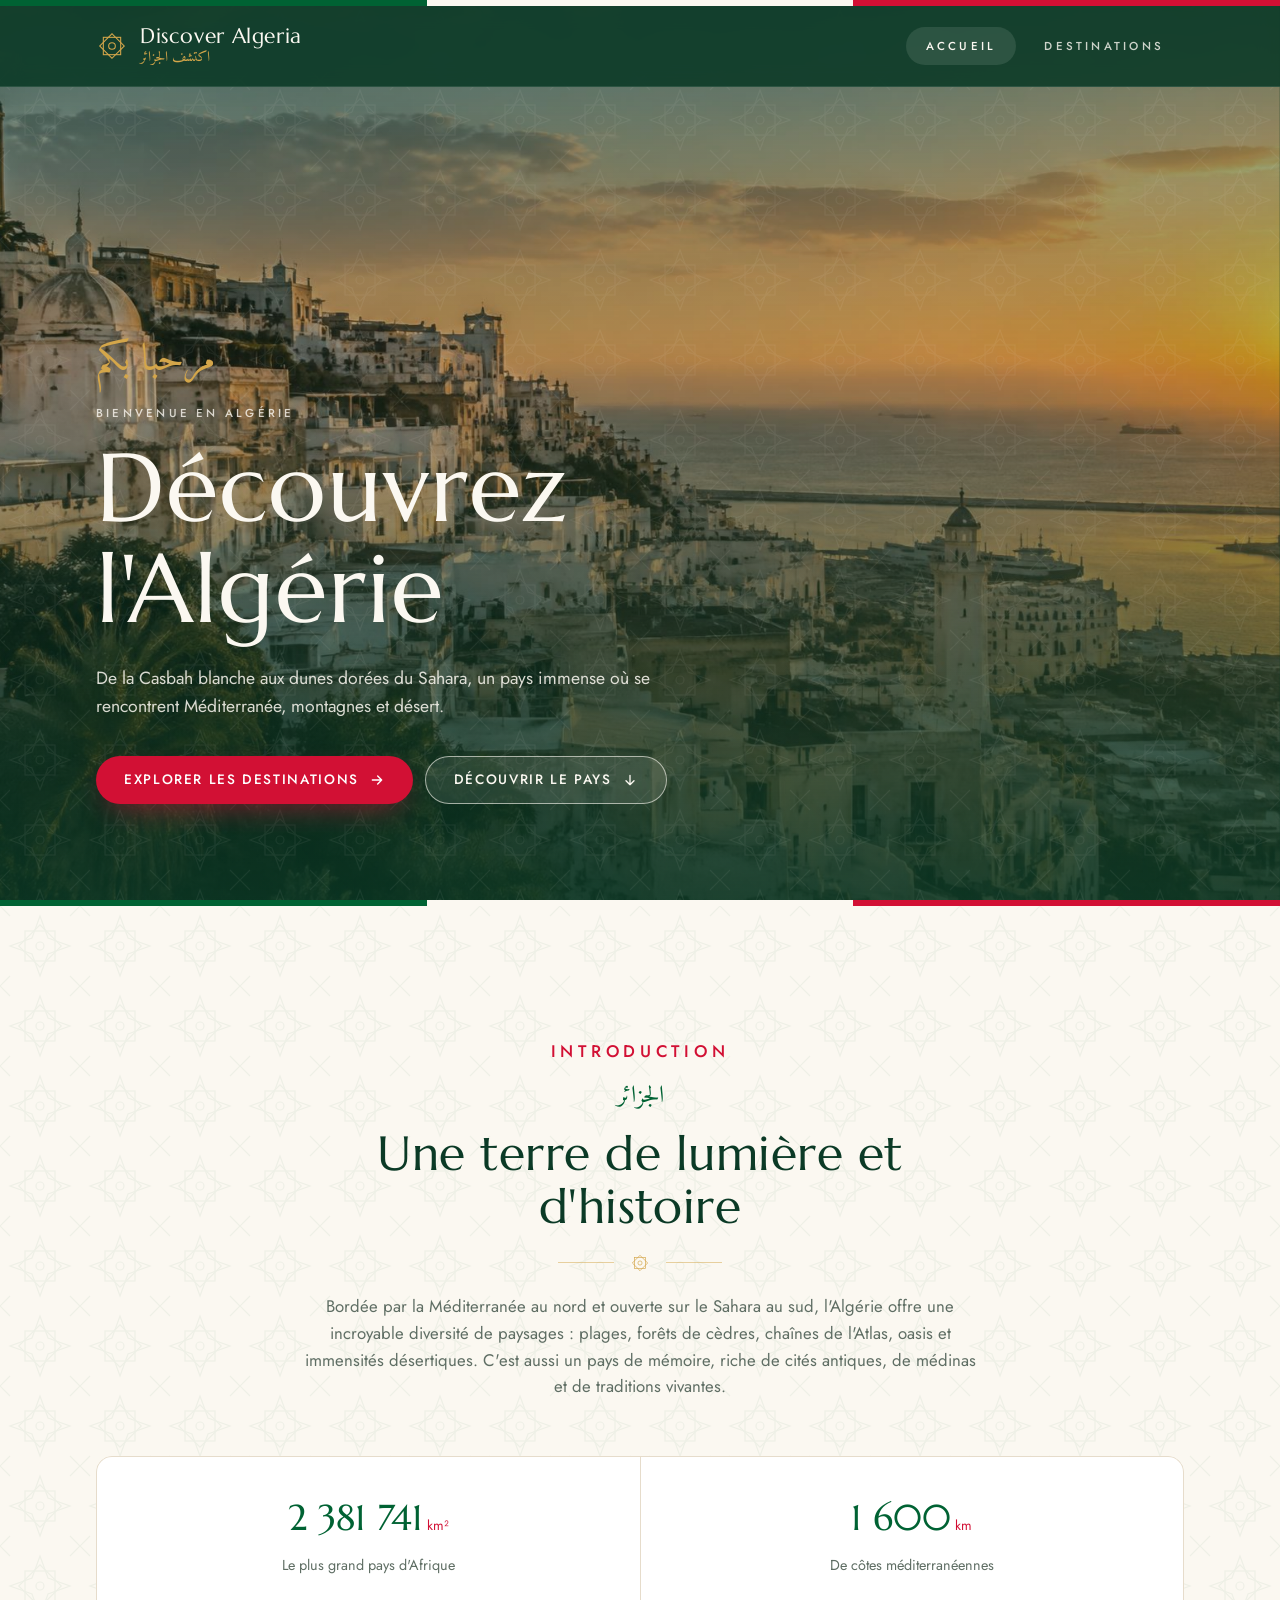
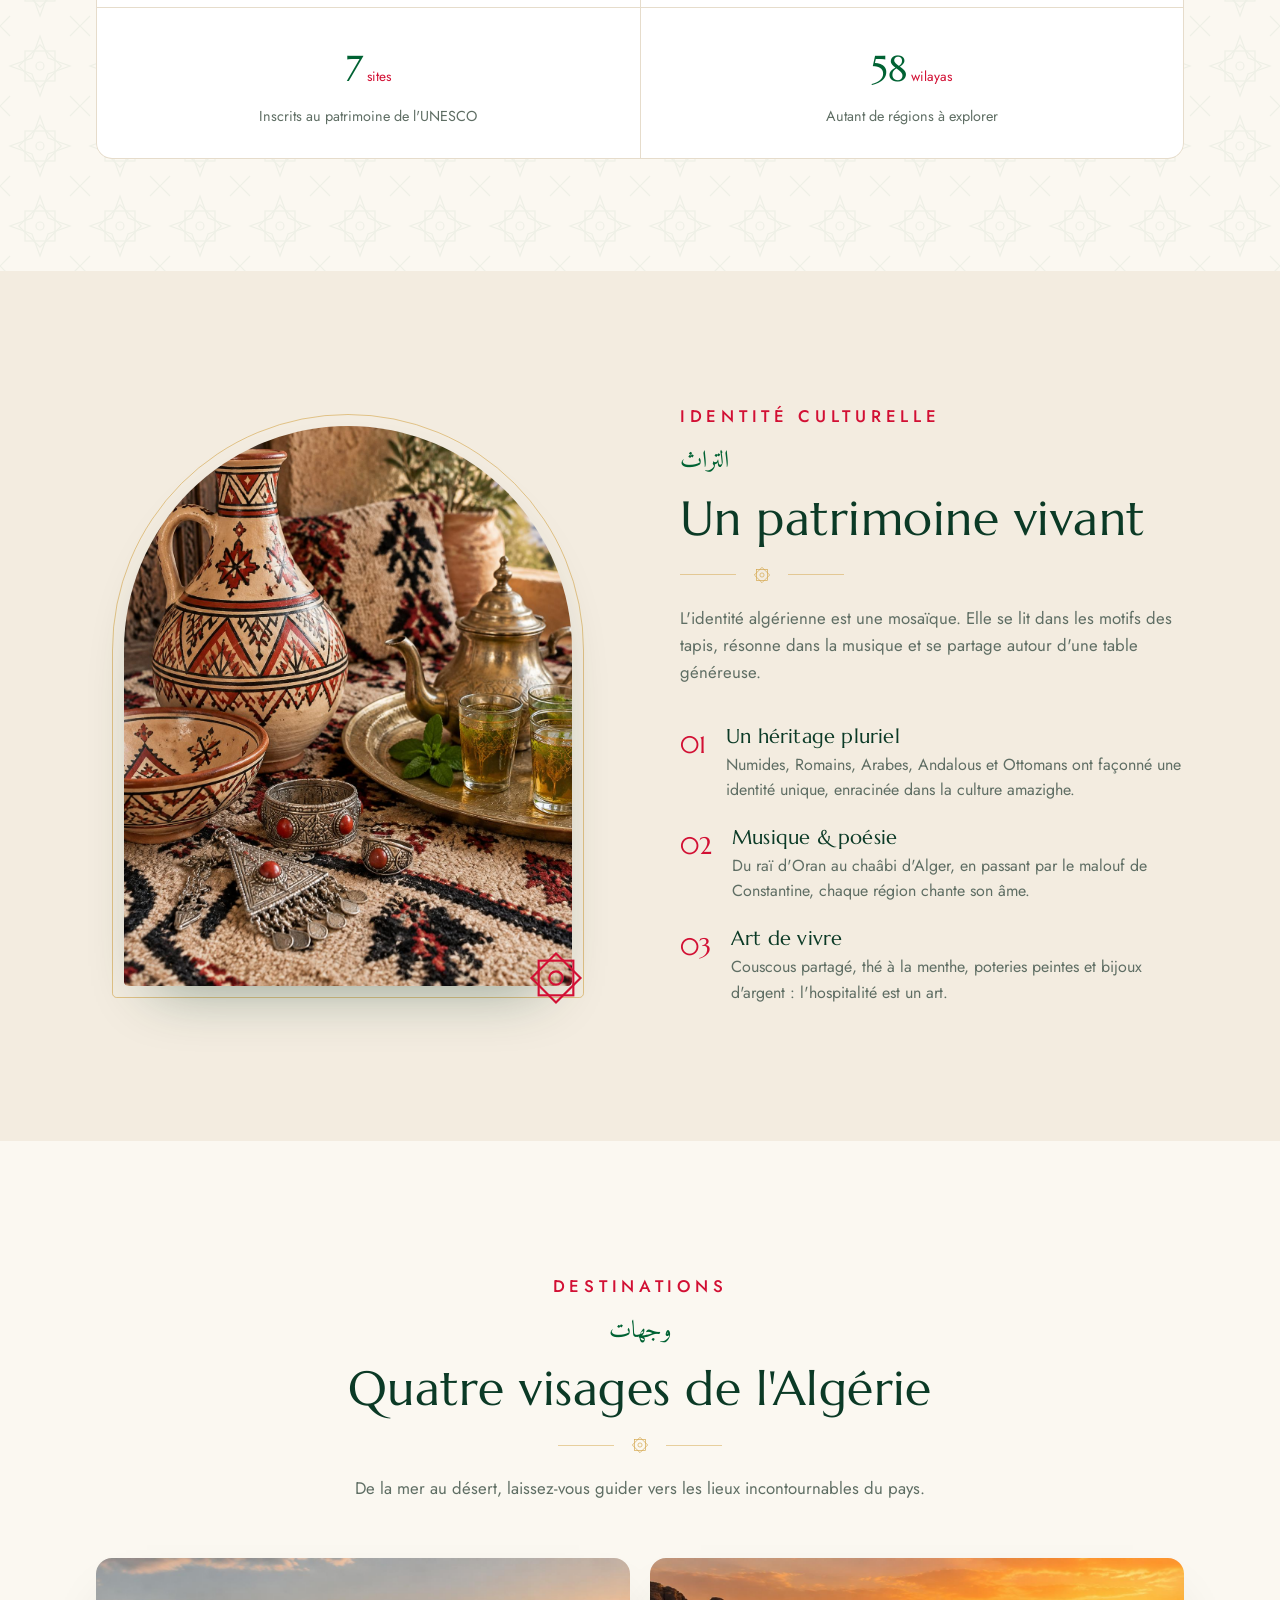
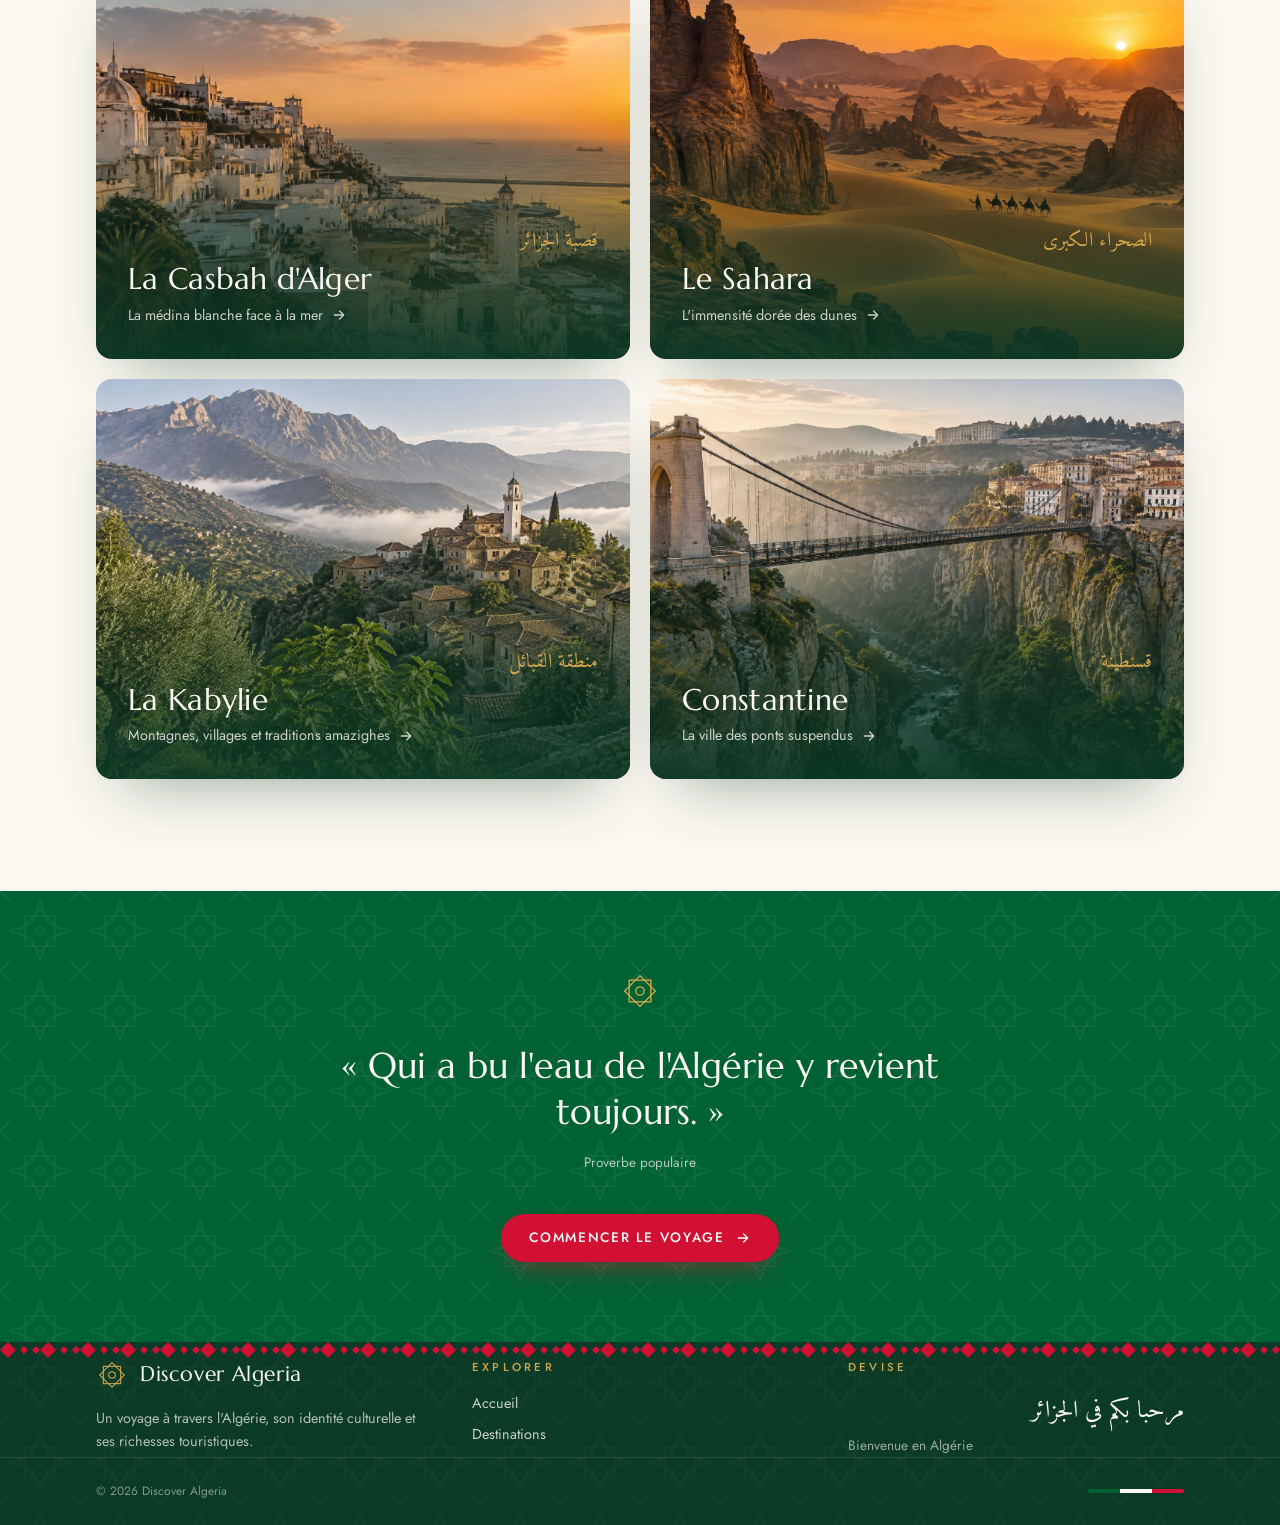
<file: index.html>
<!DOCTYPE html>
<html lang="fr">
<head>
<meta charset="UTF-8" />
<meta name="viewport" content="width=device-width, initial-scale=1" />
<title>Discover Algeria — Découvrez l'Algérie</title>
<meta name="description" content="Partez à la découverte de l'Algérie : son histoire millénaire, sa culture amazighe, arabe et andalouse, et ses paysages de la Méditerranée au Sahara." />

<!-- Polices : Marcellus (titres), Jost (texte), Amiri (arabe) -->
<link rel="preconnect" href="https://fonts.googleapis.com" />
<link rel="preconnect" href="https://fonts.gstatic.com" crossorigin />
<link rel="stylesheet" href="https://fonts.googleapis.com/css2?family=Amiri:wght@400;700&amp;family=Jost:wght@300;400;500;600&amp;family=Marcellus&amp;display=swap" />

<link rel="stylesheet" href="css/style.css" />
</head>
<body>
<!-- Icônes SVG réutilisables -->
<svg width="0" height="0" style="position:absolute" aria-hidden="true">
<symbol id="etoile" viewBox="0 0 48 48">
<g fill="none" stroke="currentColor" stroke-width="1.6">
<rect x="11" y="11" width="26" height="26" />
<rect x="11" y="11" width="26" height="26" transform="rotate(45 24 24)" />
<circle cx="24" cy="24" r="5" />
</g>
</symbol>
<symbol id="fleche-droite" viewBox="0 0 24 24">
<path d="M5 12h14M13 6l6 6-6 6" fill="none" stroke="currentColor" stroke-width="2" stroke-linecap="round" stroke-linejoin="round" />
</symbol>
<symbol id="fleche-bas" viewBox="0 0 24 24">
<path d="M12 5v14M6 13l6 6 6-6" fill="none" stroke="currentColor" stroke-width="2" stroke-linecap="round" stroke-linejoin="round" />
</symbol>
</svg>

<!-- ===== En-tête ===== -->
<header class="entete">
<div class="bande-drapeau"></div>
<div class="barre">
<input type="checkbox" id="menu" class="menu-case" />
<div class="container">
<a href="index.html" class="logo">
<svg class="etoile"><use href="#etoile" /></svg>
<span class="logo-texte">
<span class="logo-nom">Discover Algeria</span>
<span class="logo-arabe arabe" lang="ar">اكتشف الجزائر</span>
</span>
</a>

<nav class="nav" aria-label="Navigation principale">
<a href="index.html" class="actif" aria-current="page">Accueil</a>
<a href="destinations.html">Destinations</a>
</nav>

<label for="menu" class="burger" aria-label="Ouvrir le menu">
<span></span><span></span><span></span>
</label>
</div>

<nav class="nav-mobile" aria-label="Navigation mobile">
<ul>
<li><a href="index.html" class="actif" aria-current="page"><svg class="etoile"><use href="#etoile" /></svg>Accueil</a></li>
<li><a href="destinations.html"><svg class="etoile"><use href="#etoile" /></svg>Destinations</a></li>
</ul>
</nav>
</div>
</header>

<main>
<!-- ===== Bannière ===== -->
<section class="hero">
<img class="hero-image" src="images/casbah.jpg" alt="La Casbah d'Alger au coucher du soleil, face à la Méditerranée" width="1920" height="1088" />
<div class="hero-voile"></div>
<div class="motif-zellige"></div>

<div class="container hero-contenu">
<p class="hero-arabe arabe apparition" lang="ar">مرحبا بكم</p>
<p class="surtitre apparition delai-1">Bienvenue en Algérie</p>
<h1 class="apparition delai-2">Découvrez l'Algérie</h1>
<p class="intro apparition delai-3">
De la Casbah blanche aux dunes dorées du Sahara, un pays immense où se rencontrent
Méditerranée, montagnes et désert.
</p>
<div class="hero-boutons apparition delai-4">
<a href="destinations.html" class="btn btn-rouge">Explorer les destinations <svg><use href="#fleche-droite" /></svg></a>
<a href="#decouvrir" class="btn btn-clair">Découvrir le pays <svg><use href="#fleche-bas" /></svg></a>
</div>
</div>
</section>

<div class="bande-drapeau"></div>

<!-- ===== Introduction ===== -->
<section id="decouvrir" class="section">
<div class="motif-zellige"></div>
<div class="container">
<div class="titre-section">
<p class="surtitre">Introduction</p>
<p class="arabe" lang="ar">الجزائر</p>
<h2>Une terre de lumière et d'histoire</h2>
<div class="separateur"><svg class="etoile"><use href="#etoile" /></svg></div>
<p>
Bordée par la Méditerranée au nord et ouverte sur le Sahara au sud, l'Algérie offre une
incroyable diversité de paysages : plages, forêts de cèdres, chaînes de l'Atlas, oasis
et immensités désertiques. C'est aussi un pays de mémoire, riche de cités antiques, de
médinas et de traditions vivantes.
</p>
</div>

<div class="chiffres">
<div class="chiffre"><strong>2 381 741</strong><span>km²</span><p>Le plus grand pays d'Afrique</p></div>
<div class="chiffre"><strong>1 600</strong><span>km</span><p>De côtes méditerranéennes</p></div>
<div class="chiffre"><strong>7</strong><span>sites</span><p>Inscrits au patrimoine de l'UNESCO</p></div>
<div class="chiffre"><strong>58</strong><span>wilayas</span><p>Autant de régions à explorer</p></div>
</div>
</div>
</section>

<!-- ===== Culture ===== -->
<section class="section section-sable">
<div class="container culture">
<div class="arche">
<img src="images/artisanat.jpg" alt="Poterie kabyle, bijoux berbères en argent et thé à la menthe" width="1200" height="1504" loading="lazy" />
<svg class="etoile"><use href="#etoile" /></svg>
</div>

<div>
<div class="titre-section gauche">
<p class="surtitre">Identité culturelle</p>
<p class="arabe" lang="ar">التراث</p>
<h2>Un patrimoine vivant</h2>
<div class="separateur gauche"><svg class="etoile"><use href="#etoile" /></svg></div>
<p>
L'identité algérienne est une mosaïque. Elle se lit dans les motifs des tapis,
résonne dans la musique et se partage autour d'une table généreuse.
</p>
</div>
<ul class="liste-culture">
<li>
<span class="numero">01</span>
<div>
<h3>Un héritage pluriel</h3>
<p>Numides, Romains, Arabes, Andalous et Ottomans ont façonné une identité unique, enracinée dans la culture amazighe.</p>
</div>
</li>
<li>
<span class="numero">02</span>
<div>
<h3>Musique &amp; poésie</h3>
<p>Du raï d'Oran au chaâbi d'Alger, en passant par le malouf de Constantine, chaque région chante son âme.</p>
</div>
</li>
<li>
<span class="numero">03</span>
<div>
<h3>Art de vivre</h3>
<p>Couscous partagé, thé à la menthe, poteries peintes et bijoux d'argent : l'hospitalité est un art.</p>
</div>
</li>
</ul>
</div>
</div>
</section>

<!-- ===== Aperçu des destinations ===== -->
<section class="section">
<div class="container">
<div class="titre-section">
<p class="surtitre">Destinations</p>
<p class="arabe" lang="ar">وجهات</p>
<h2>Quatre visages de l'Algérie</h2>
<div class="separateur"><svg class="etoile"><use href="#etoile" /></svg></div>
<p>De la mer au désert, laissez-vous guider vers les lieux incontournables du pays.</p>
</div>
<div class="cartes">
<a href="destinations.html#casbah" class="carte">
<img src="images/casbah.jpg" alt="La Casbah d'Alger" width="1920" height="1088" loading="lazy" />
<div class="carte-texte">
<p class="arabe" lang="ar">قصبة الجزائر</p>
<h3>La Casbah d'Alger</h3>
<p>La médina blanche face à la mer <svg><use href="#fleche-droite" /></svg></p>
</div>
</a>
<a href="destinations.html#sahara" class="carte">
<img src="images/sahara.jpg" alt="Le Sahara" width="1600" height="1072" loading="lazy" />
<div class="carte-texte">
<p class="arabe" lang="ar">الصحراء الكبرى</p>
<h3>Le Sahara</h3>
<p>L'immensité dorée des dunes <svg><use href="#fleche-droite" /></svg></p>
</div>
</a>
<a href="destinations.html#kabylie" class="carte">
<img src="images/kabylie.jpg" alt="La Kabylie" width="1600" height="1072" loading="lazy" />
<div class="carte-texte">
<p class="arabe" lang="ar">منطقة القبائل</p>
<h3>La Kabylie</h3>
<p>Montagnes, villages et traditions amazighes <svg><use href="#fleche-droite" /></svg></p>
</div>
</a>
<a href="destinations.html#constantine" class="carte">
<img src="images/constantine.jpg" alt="Constantine" width="1600" height="1072" loading="lazy" />
<div class="carte-texte">
<p class="arabe" lang="ar">قسنطينة</p>
<h3>Constantine</h3>
<p>La ville des ponts suspendus <svg><use href="#fleche-droite" /></svg></p>
</div>
</a>
</div>
</div>
</section>

<!-- ===== Citation ===== -->
<section class="citation">
<div class="motif-zellige"></div>
<div class="container">
<svg class="etoile"><use href="#etoile" /></svg>
<blockquote>« Qui a bu l'eau de l'Algérie y revient toujours. »</blockquote>
<p class="source">Proverbe populaire</p>
<a href="destinations.html" class="btn btn-rouge">Commencer le voyage <svg><use href="#fleche-droite" /></svg></a>
</div>
</section>
</main>

<!-- ===== Pied de page ===== -->
<footer class="pied">
<div class="motif-frise"></div>
<div class="motif-zellige"></div>
<div class="container pied-grille">
<div>
<a href="index.html" class="logo">
<svg class="etoile"><use href="#etoile" /></svg>
<span class="logo-nom">Discover Algeria</span>
</a>
<p class="pied-texte">
Un voyage à travers l'Algérie, son identité culturelle et ses richesses touristiques.
</p>
</div>
<div>
<p class="surtitre">Explorer</p>
<ul>
<li><a href="index.html">Accueil</a></li>
<li><a href="destinations.html">Destinations</a></li>
</ul>
</div>
<div>
<p class="surtitre">Devise</p>
<p class="pied-devise arabe" lang="ar">مرحبا بكم في الجزائر</p>
<p class="pied-petit">Bienvenue en Algérie</p>
</div>
</div>
<div class="pied-bas">
<div class="container">
<span>© 2026 Discover Algeria</span>
<span class="bande-drapeau"></span>
</div>
</div>
</footer>
</body>
</html>
</file>
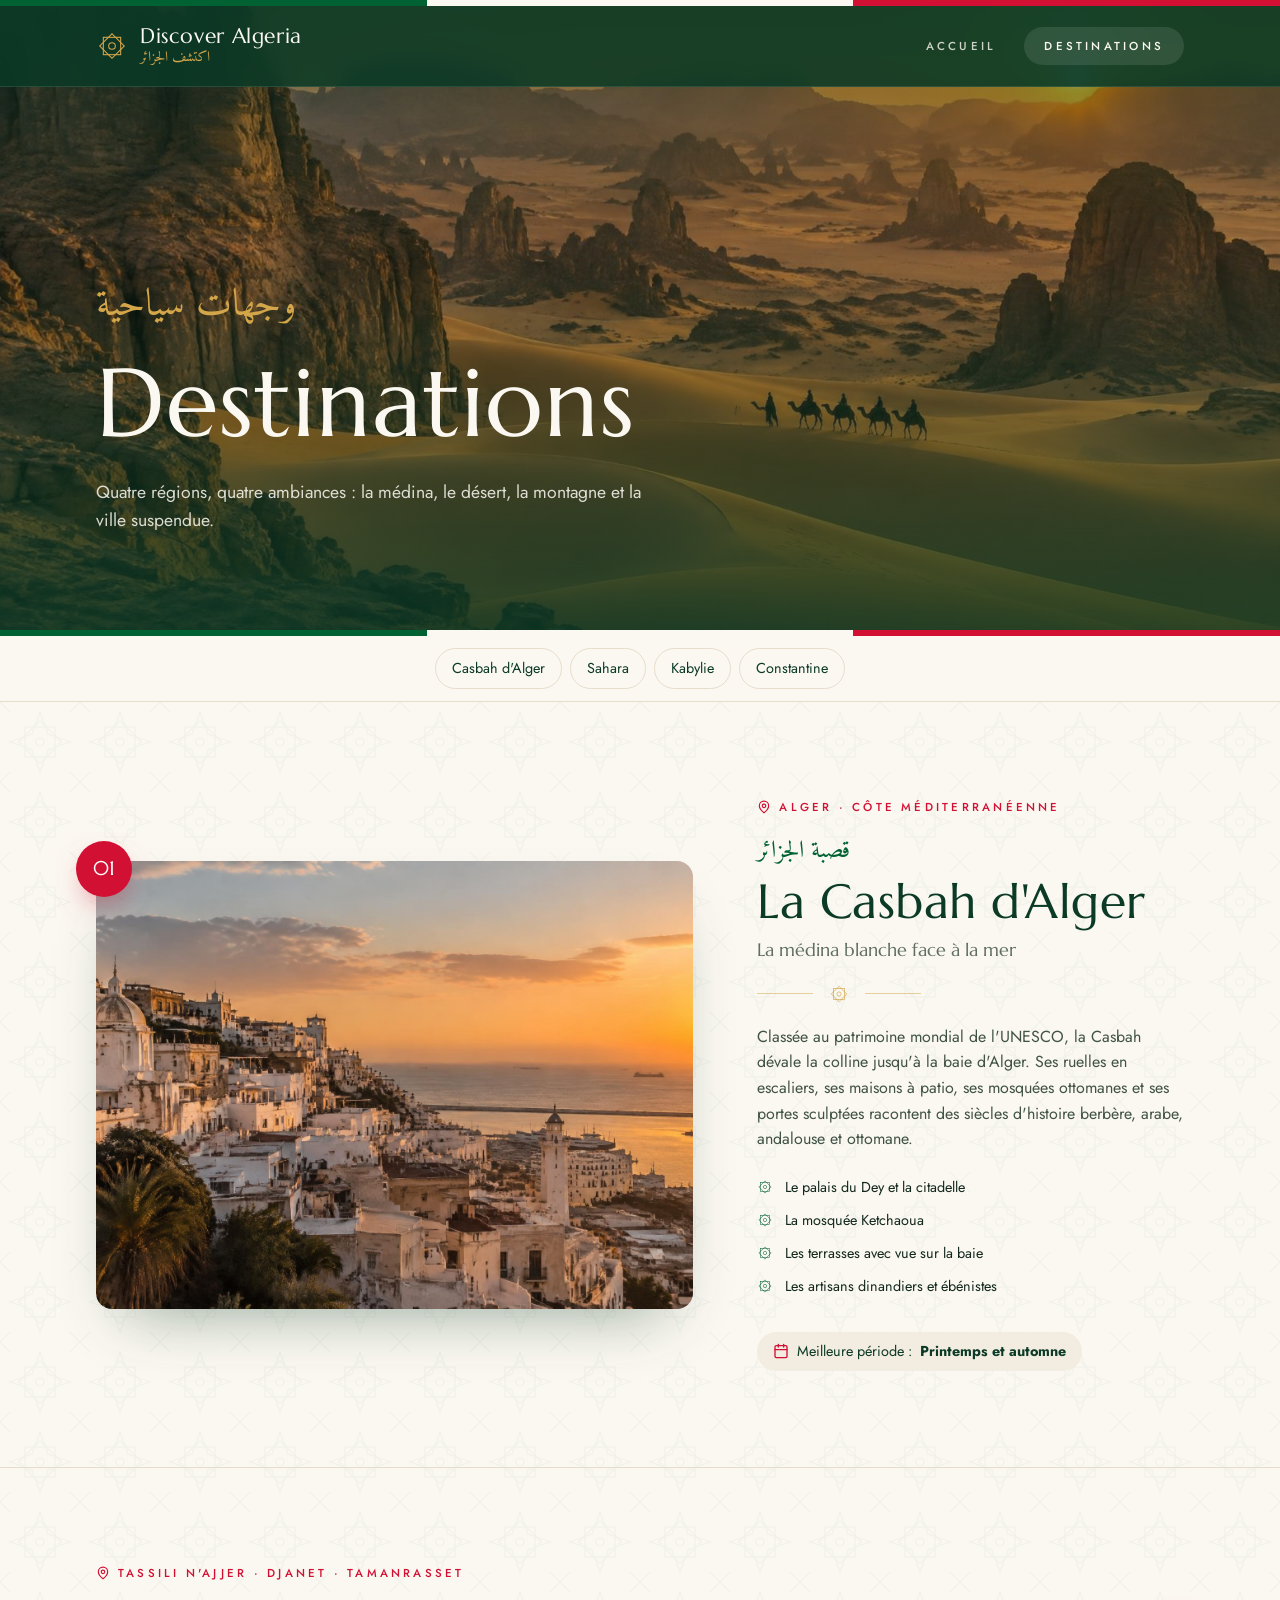
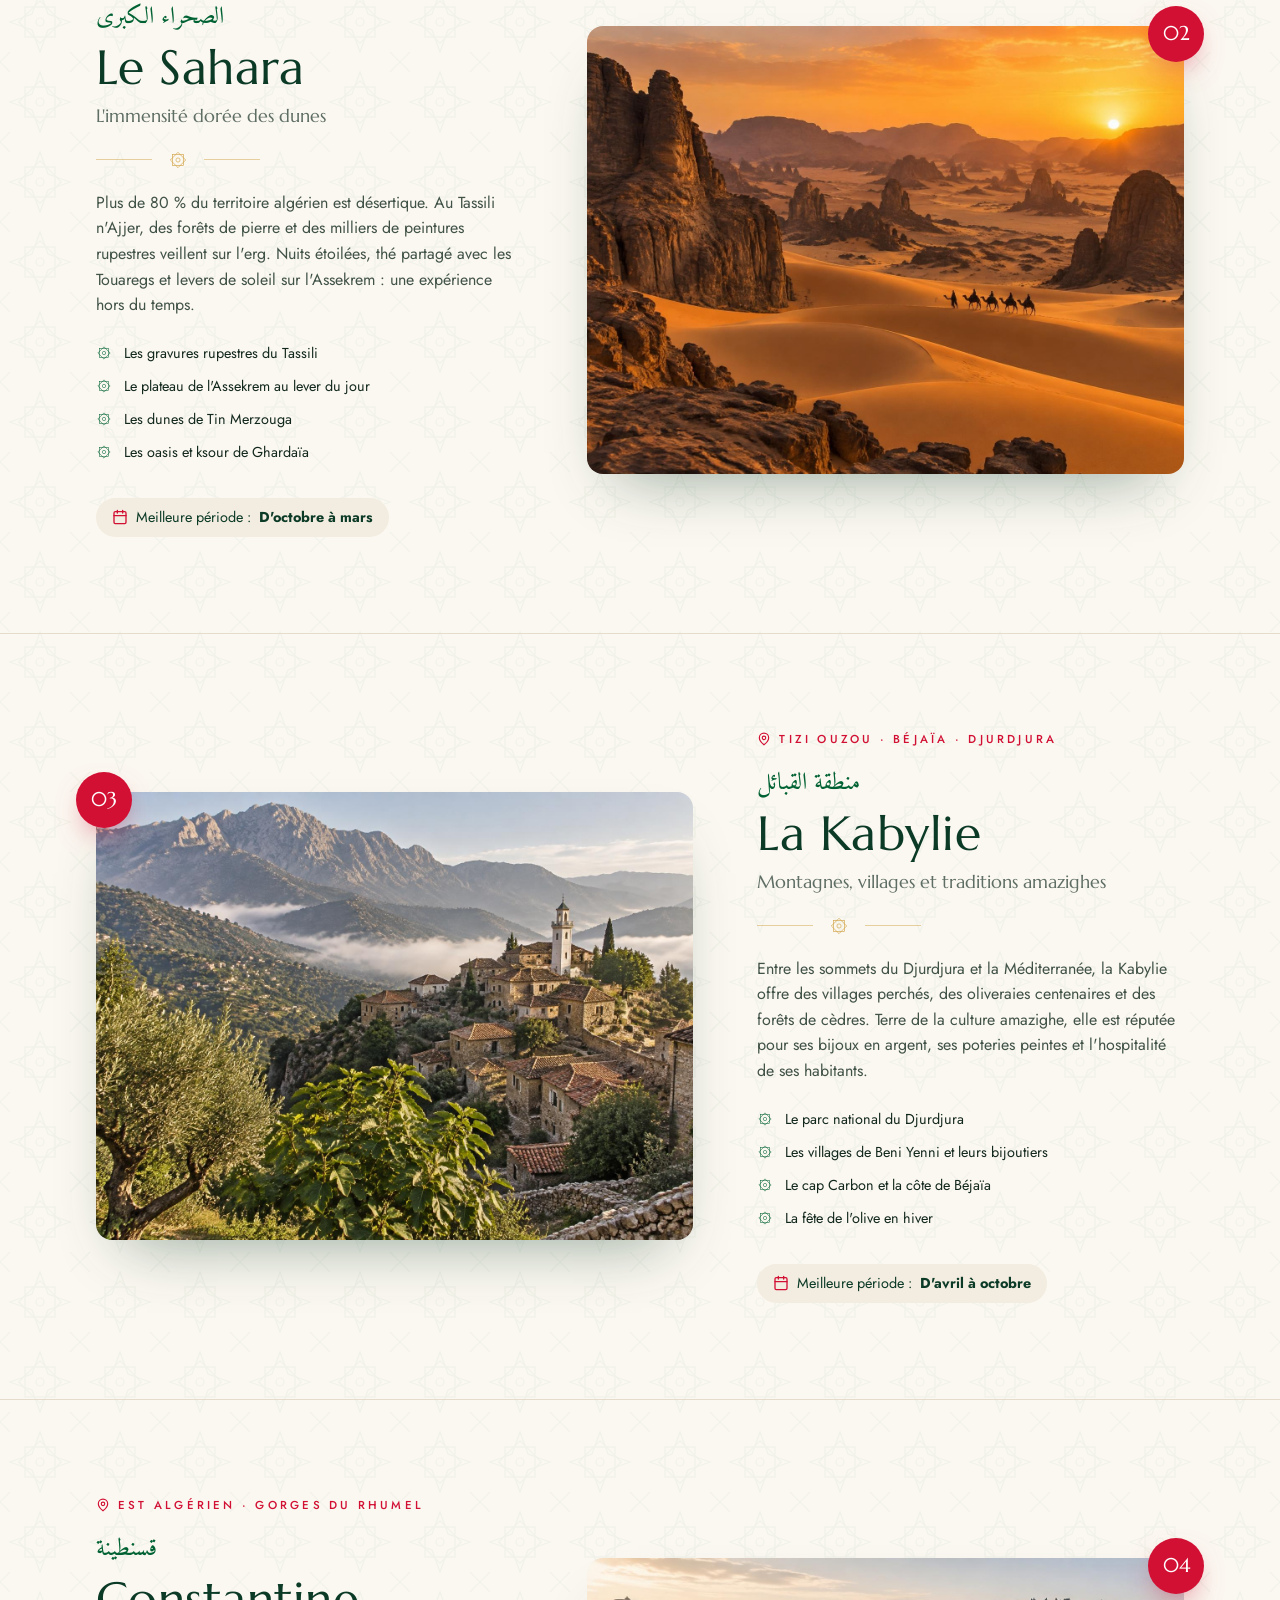
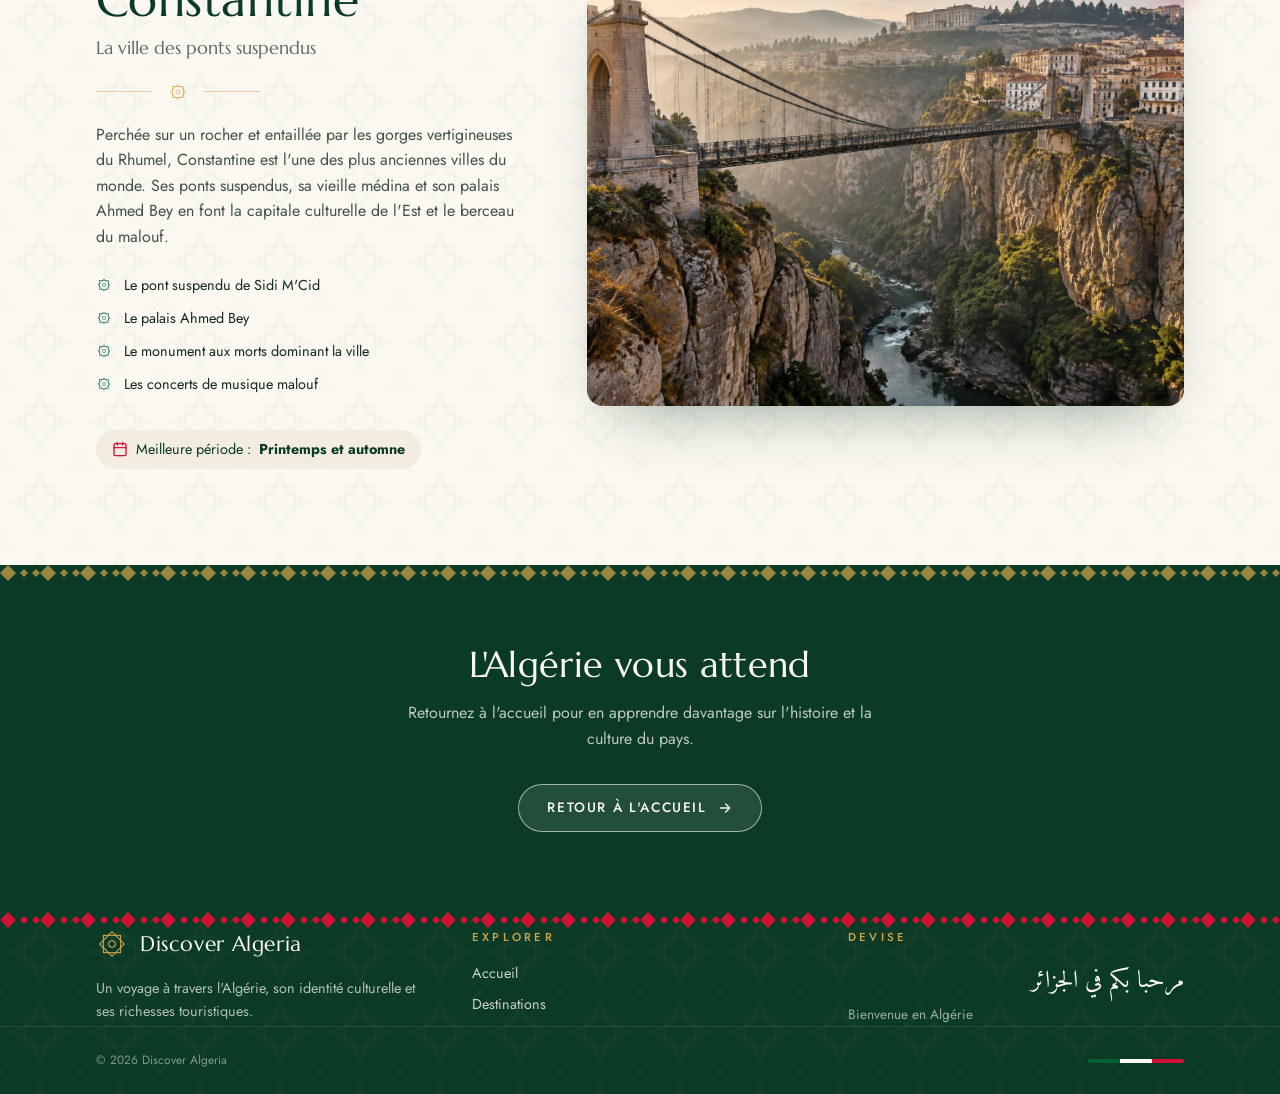
<file: destinations.html>
<!DOCTYPE html>
<html lang="fr">
<head>
<meta charset="UTF-8" />
<meta name="viewport" content="width=device-width, initial-scale=1" />
<title>Destinations — Discover Algeria</title>
<meta name="description" content="La Casbah d'Alger, le Sahara, la Kabylie et Constantine : les lieux touristiques incontournables de l'Algérie." />

<!-- Polices : Marcellus (titres), Jost (texte), Amiri (arabe) -->
<link rel="preconnect" href="https://fonts.googleapis.com" />
<link rel="preconnect" href="https://fonts.gstatic.com" crossorigin />
<link rel="stylesheet" href="https://fonts.googleapis.com/css2?family=Amiri:wght@400;700&amp;family=Jost:wght@300;400;500;600&amp;family=Marcellus&amp;display=swap" />

<link rel="stylesheet" href="css/style.css" />
</head>
<body>
<!-- Icônes SVG réutilisables -->
<svg width="0" height="0" style="position:absolute" aria-hidden="true">
<symbol id="etoile" viewBox="0 0 48 48">
<g fill="none" stroke="currentColor" stroke-width="1.6">
<rect x="11" y="11" width="26" height="26" />
<rect x="11" y="11" width="26" height="26" transform="rotate(45 24 24)" />
<circle cx="24" cy="24" r="5" />
</g>
</symbol>
<symbol id="fleche-droite" viewBox="0 0 24 24">
<path d="M5 12h14M13 6l6 6-6 6" fill="none" stroke="currentColor" stroke-width="2" stroke-linecap="round" stroke-linejoin="round" />
</symbol>
<symbol id="lieu" viewBox="0 0 24 24">
<g fill="none" stroke="currentColor" stroke-width="2" stroke-linecap="round" stroke-linejoin="round">
<path d="M20 10c0 6-8 12-8 12S4 16 4 10a8 8 0 0 1 16 0Z" />
<circle cx="12" cy="10" r="3" />
</g>
</symbol>
<symbol id="calendrier" viewBox="0 0 24 24">
<g fill="none" stroke="currentColor" stroke-width="2" stroke-linecap="round" stroke-linejoin="round">
<rect x="3" y="4" width="18" height="18" rx="2" />
<path d="M16 2v4M8 2v4M3 10h18" />
</g>
</symbol>
</svg>

<!-- ===== En-tête ===== -->
<header class="entete">
<div class="bande-drapeau"></div>
<div class="barre">
<input type="checkbox" id="menu" class="menu-case" />
<div class="container">
<a href="index.html" class="logo">
<svg class="etoile"><use href="#etoile" /></svg>
<span class="logo-texte">
<span class="logo-nom">Discover Algeria</span>
<span class="logo-arabe arabe" lang="ar">اكتشف الجزائر</span>
</span>
</a>

<nav class="nav" aria-label="Navigation principale">
<a href="index.html">Accueil</a>
<a href="destinations.html" class="actif" aria-current="page">Destinations</a>
</nav>

<label for="menu" class="burger" aria-label="Ouvrir le menu">
<span></span><span></span><span></span>
</label>
</div>

<nav class="nav-mobile" aria-label="Navigation mobile">
<ul>
<li><a href="index.html"><svg class="etoile"><use href="#etoile" /></svg>Accueil</a></li>
<li><a href="destinations.html" class="actif" aria-current="page"><svg class="etoile"><use href="#etoile" /></svg>Destinations</a></li>
</ul>
</nav>
</div>
</header>

<main>
<!-- ===== Bannière ===== -->
<section class="hero court">
<img class="hero-image" src="images/sahara.jpg" alt="Dunes et rochers du Tassili n'Ajjer au coucher du soleil" width="1600" height="1072" />
<div class="hero-voile"></div>
<div class="container hero-contenu">
<p class="hero-arabe arabe apparition" lang="ar">وجهات سياحية</p>
<h1 class="apparition delai-1">Destinations</h1>
<p class="intro apparition delai-2">
Quatre régions, quatre ambiances : la médina, le désert, la montagne et la ville suspendue.
</p>
</div>
</section>

<div class="bande-drapeau"></div>

<!-- ===== Accès rapide ===== -->
<nav class="nav-destinations" aria-label="Destinations">
<div class="container">
<a href="#casbah">Casbah d'Alger</a>
<a href="#sahara">Sahara</a>
<a href="#kabylie">Kabylie</a>
<a href="#constantine">Constantine</a>
</div>
</nav>

<!-- ===== Liste des destinations ===== -->
<div class="liste-destinations">
<div class="motif-zellige"></div>

<!-- La Casbah d'Alger -->
<section id="casbah" class="destination">
<div class="container">
<div class="destination-image">
<img src="images/casbah.jpg" alt="La Casbah d'Alger" width="1920" height="1088" loading="lazy" />
<span class="pastille">01</span>
</div>
<div>
<p class="surtitre region"><svg><use href="#lieu" /></svg> Alger · Côte méditerranéenne</p>
<p class="arabe" lang="ar">قصبة الجزائر</p>
<h2>La Casbah d'Alger</h2>
<p class="slogan">La médina blanche face à la mer</p>
<div class="separateur gauche"><svg class="etoile"><use href="#etoile" /></svg></div>
<p class="description">Classée au patrimoine mondial de l'UNESCO, la Casbah dévale la colline jusqu'à la baie d'Alger. Ses ruelles en escaliers, ses maisons à patio, ses mosquées ottomanes et ses portes sculptées racontent des siècles d'histoire berbère, arabe, andalouse et ottomane.</p>
<ul class="points-forts">
<li><svg class="etoile"><use href="#etoile" /></svg><span>Le palais du Dey et la citadelle</span></li>
<li><svg class="etoile"><use href="#etoile" /></svg><span>La mosquée Ketchaoua</span></li>
<li><svg class="etoile"><use href="#etoile" /></svg><span>Les terrasses avec vue sur la baie</span></li>
<li><svg class="etoile"><use href="#etoile" /></svg><span>Les artisans dinandiers et ébénistes</span></li>
</ul>
<p class="saison"><svg><use href="#calendrier" /></svg> Meilleure période : <strong>Printemps et automne</strong></p>
</div>
</div>
</section>

<!-- Le Sahara -->
<section id="sahara" class="destination inverse">
<div class="container">
<div class="destination-image">
<img src="images/sahara.jpg" alt="Le Sahara" width="1600" height="1072" loading="lazy" />
<span class="pastille">02</span>
</div>
<div>
<p class="surtitre region"><svg><use href="#lieu" /></svg> Tassili n'Ajjer · Djanet · Tamanrasset</p>
<p class="arabe" lang="ar">الصحراء الكبرى</p>
<h2>Le Sahara</h2>
<p class="slogan">L'immensité dorée des dunes</p>
<div class="separateur gauche"><svg class="etoile"><use href="#etoile" /></svg></div>
<p class="description">Plus de 80 % du territoire algérien est désertique. Au Tassili n'Ajjer, des forêts de pierre et des milliers de peintures rupestres veillent sur l'erg. Nuits étoilées, thé partagé avec les Touaregs et levers de soleil sur l'Assekrem : une expérience hors du temps.</p>
<ul class="points-forts">
<li><svg class="etoile"><use href="#etoile" /></svg><span>Les gravures rupestres du Tassili</span></li>
<li><svg class="etoile"><use href="#etoile" /></svg><span>Le plateau de l'Assekrem au lever du jour</span></li>
<li><svg class="etoile"><use href="#etoile" /></svg><span>Les dunes de Tin Merzouga</span></li>
<li><svg class="etoile"><use href="#etoile" /></svg><span>Les oasis et ksour de Ghardaïa</span></li>
</ul>
<p class="saison"><svg><use href="#calendrier" /></svg> Meilleure période : <strong>D'octobre à mars</strong></p>
</div>
</div>
</section>

<!-- La Kabylie -->
<section id="kabylie" class="destination">
<div class="container">
<div class="destination-image">
<img src="images/kabylie.jpg" alt="La Kabylie" width="1600" height="1072" loading="lazy" />
<span class="pastille">03</span>
</div>
<div>
<p class="surtitre region"><svg><use href="#lieu" /></svg> Tizi Ouzou · Béjaïa · Djurdjura</p>
<p class="arabe" lang="ar">منطقة القبائل</p>
<h2>La Kabylie</h2>
<p class="slogan">Montagnes, villages et traditions amazighes</p>
<div class="separateur gauche"><svg class="etoile"><use href="#etoile" /></svg></div>
<p class="description">Entre les sommets du Djurdjura et la Méditerranée, la Kabylie offre des villages perchés, des oliveraies centenaires et des forêts de cèdres. Terre de la culture amazighe, elle est réputée pour ses bijoux en argent, ses poteries peintes et l'hospitalité de ses habitants.</p>
<ul class="points-forts">
<li><svg class="etoile"><use href="#etoile" /></svg><span>Le parc national du Djurdjura</span></li>
<li><svg class="etoile"><use href="#etoile" /></svg><span>Les villages de Beni Yenni et leurs bijoutiers</span></li>
<li><svg class="etoile"><use href="#etoile" /></svg><span>Le cap Carbon et la côte de Béjaïa</span></li>
<li><svg class="etoile"><use href="#etoile" /></svg><span>La fête de l'olive en hiver</span></li>
</ul>
<p class="saison"><svg><use href="#calendrier" /></svg> Meilleure période : <strong>D'avril à octobre</strong></p>
</div>
</div>
</section>

<!-- Constantine -->
<section id="constantine" class="destination inverse">
<div class="container">
<div class="destination-image">
<img src="images/constantine.jpg" alt="Constantine" width="1600" height="1072" loading="lazy" />
<span class="pastille">04</span>
</div>
<div>
<p class="surtitre region"><svg><use href="#lieu" /></svg> Est algérien · Gorges du Rhumel</p>
<p class="arabe" lang="ar">قسنطينة</p>
<h2>Constantine</h2>
<p class="slogan">La ville des ponts suspendus</p>
<div class="separateur gauche"><svg class="etoile"><use href="#etoile" /></svg></div>
<p class="description">Perchée sur un rocher et entaillée par les gorges vertigineuses du Rhumel, Constantine est l'une des plus anciennes villes du monde. Ses ponts suspendus, sa vieille médina et son palais Ahmed Bey en font la capitale culturelle de l'Est et le berceau du malouf.</p>
<ul class="points-forts">
<li><svg class="etoile"><use href="#etoile" /></svg><span>Le pont suspendu de Sidi M'Cid</span></li>
<li><svg class="etoile"><use href="#etoile" /></svg><span>Le palais Ahmed Bey</span></li>
<li><svg class="etoile"><use href="#etoile" /></svg><span>Le monument aux morts dominant la ville</span></li>
<li><svg class="etoile"><use href="#etoile" /></svg><span>Les concerts de musique malouf</span></li>
</ul>
<p class="saison"><svg><use href="#calendrier" /></svg> Meilleure période : <strong>Printemps et automne</strong></p>
</div>
</div>
</section>
</div>

<!-- ===== Fin de page ===== -->
<section class="fin-page">
<div class="motif-frise"></div>
<div class="container">
<h2>L'Algérie vous attend</h2>
<p>Retournez à l'accueil pour en apprendre davantage sur l'histoire et la culture du pays.</p>
<a href="index.html" class="btn btn-clair">Retour à l'accueil <svg><use href="#fleche-droite" /></svg></a>
</div>
</section>
</main>

<!-- ===== Pied de page ===== -->
<footer class="pied">
<div class="motif-frise"></div>
<div class="motif-zellige"></div>
<div class="container pied-grille">
<div>
<a href="index.html" class="logo">
<svg class="etoile"><use href="#etoile" /></svg>
<span class="logo-nom">Discover Algeria</span>
</a>
<p class="pied-texte">
Un voyage à travers l'Algérie, son identité culturelle et ses richesses touristiques.
</p>
</div>
<div>
<p class="surtitre">Explorer</p>
<ul>
<li><a href="index.html">Accueil</a></li>
<li><a href="destinations.html">Destinations</a></li>
</ul>
</div>
<div>
<p class="surtitre">Devise</p>
<p class="pied-devise arabe" lang="ar">مرحبا بكم في الجزائر</p>
<p class="pied-petit">Bienvenue en Algérie</p>
</div>
</div>
<div class="pied-bas">
<div class="container">
<span>© 2026 Discover Algeria</span>
<span class="bande-drapeau"></span>
</div>
</div>
</footer>
</body>
</html>
</file>
<file: css/style.css>
/* =========================================================
   Discover Algeria — Feuille de style principale (CSS3)
   Couleurs du drapeau algérien : vert, blanc, rouge
   + une touche d'or inspirée de l'artisanat traditionnel
   ========================================================= */

/* ---------- 1. Variables ---------- */
:root {
  --vert: #006233;
  --vert-fonce: #0b3a26;
  --rouge: #d21034;
  --blanc: #fbf8f1;
  --or: #d4a64a;
  --sable: #f3ece0;
  --texte: #13281d;
  --texte-doux: #5f6e64;
  --bordure: #e6dccb;

  --police-titre: "Marcellus", "Times New Roman", serif;
  --police-texte: "Jost", system-ui, sans-serif;
  --police-arabe: "Amiri", serif;

  --rayon: 16px;
  --ombre-carte: 0 30px 60px -30px rgba(11, 58, 38, 0.45);
  --ombre-rouge: 0 12px 30px -12px rgba(210, 16, 52, 0.7);

  --drapeau: linear-gradient(
    90deg,
    var(--vert) 0 33.33%,
    var(--blanc) 33.33% 66.66%,
    var(--rouge) 66.66% 100%
  );

  /* Motif zellige : étoile à huit branches (masque SVG) */
  --motif-zellige: url("data:image/svg+xml,%3Csvg xmlns='http://www.w3.org/2000/svg' width='80' height='80' viewBox='0 0 80 80'%3E%3Cg fill='none' stroke='%23000' stroke-width='1.2'%3E%3Cpath d='M40 10 L48 32 L70 40 L48 48 L40 70 L32 48 L10 40 L32 32 Z'/%3E%3Crect x='25' y='25' width='30' height='30' transform='rotate(45 40 40)'/%3E%3Crect x='25' y='25' width='30' height='30'/%3E%3Ccircle cx='40' cy='40' r='4'/%3E%3Cpath d='M0 0 L10 10 M80 0 L70 10 M0 80 L10 70 M80 80 L70 70'/%3E%3C/g%3E%3C/svg%3E");
  /* Frise berbère : losanges */
  --motif-frise: url("data:image/svg+xml,%3Csvg xmlns='http://www.w3.org/2000/svg' width='40' height='16' viewBox='0 0 40 16'%3E%3Cpath d='M0 8 L8 0 L16 8 L8 16 Z M20 8 L24 4 L28 8 L24 12 Z M32 8 L36 4 L40 8 L36 12 Z' fill='%23000'/%3E%3C/svg%3E");
}

/* ---------- 2. Base ---------- */
*,
*::before,
*::after {
  box-sizing: border-box;
  margin: 0;
  padding: 0;
}

html {
  scroll-behavior: smooth;
}

body {
  font-family: var(--police-texte);
  background-color: var(--blanc);
  color: var(--texte);
  line-height: 1.6;
  -webkit-font-smoothing: antialiased;
}

img {
  display: block;
  max-width: 100%;
  height: auto;
}

a {
  color: inherit;
  text-decoration: none;
}

ul {
  list-style: none;
}

h1,
h2,
h3 {
  font-family: var(--police-titre);
  font-weight: 400;
  line-height: 1.1;
  letter-spacing: 0.01em;
}

[id] {
  scroll-margin-top: 140px;
}

.container {
  width: 100%;
  max-width: 1152px;
  margin: 0 auto;
  padding: 0 20px;
}

.arabe {
  font-family: var(--police-arabe);
  direction: rtl;
  text-align: left;
  unicode-bidi: plaintext;
}

.surtitre {
  font-size: 0.72rem;
  font-weight: 500;
  letter-spacing: 0.28em;
  text-transform: uppercase;
}

/* ---------- 3. Motifs traditionnels ---------- */
.motif-zellige {
  position: absolute;
  inset: 0;
  pointer-events: none;
  background-color: currentColor;
  -webkit-mask-image: var(--motif-zellige);
  mask-image: var(--motif-zellige);
  -webkit-mask-size: 80px 80px;
  mask-size: 80px 80px;
}

.motif-frise {
  height: 16px;
  background-color: currentColor;
  -webkit-mask-image: var(--motif-frise);
  mask-image: var(--motif-frise);
  -webkit-mask-size: 40px 16px;
  mask-size: 40px 16px;
  -webkit-mask-repeat: repeat-x;
  mask-repeat: repeat-x;
}

.bande-drapeau {
  height: 6px;
  background: var(--drapeau);
}

.etoile {
  width: 24px;
  height: 24px;
  flex-shrink: 0;
}

.separateur {
  display: flex;
  align-items: center;
  justify-content: center;
  gap: 16px;
  margin-top: 20px;
  color: var(--or);
}

.separateur::before,
.separateur::after {
  content: "";
  width: 56px;
  height: 1px;
  background: currentColor;
  opacity: 0.5;
}

.separateur .etoile {
  width: 20px;
  height: 20px;
}

.separateur.gauche {
  justify-content: flex-start;
}

/* ---------- 4. Boutons ---------- */
.btn {
  display: inline-flex;
  align-items: center;
  justify-content: center;
  gap: 10px;
  height: 48px;
  padding: 0 28px;
  border-radius: 999px;
  font-size: 0.85rem;
  font-weight: 500;
  letter-spacing: 0.12em;
  text-transform: uppercase;
  transition: all 0.3s ease;
}

.btn svg {
  width: 16px;
  height: 16px;
}

.btn-rouge {
  background: var(--rouge);
  color: #fff;
  box-shadow: var(--ombre-rouge);
}

.btn-rouge:hover {
  background: #b80d2c;
  transform: translateY(-2px);
}

.btn-clair {
  border: 1px solid rgba(251, 248, 241, 0.6);
  background: rgba(251, 248, 241, 0.1);
  color: var(--blanc);
  backdrop-filter: blur(4px);
}

.btn-clair:hover {
  background: var(--blanc);
  color: var(--vert);
}

/* ---------- 5. En-tête & navigation ---------- */
.entete {
  position: fixed;
  top: 0;
  left: 0;
  right: 0;
  z-index: 50;
}

.barre {
  background: rgba(11, 58, 38, 0.88);
  backdrop-filter: blur(10px);
  border-bottom: 1px solid rgba(251, 248, 241, 0.1);
}

.barre .container {
  display: flex;
  align-items: center;
  justify-content: space-between;
  height: 64px;
}

.logo {
  display: flex;
  align-items: center;
  gap: 12px;
  color: var(--blanc);
}

.logo .etoile {
  width: 32px;
  height: 32px;
  color: var(--or);
  transition: transform 0.7s ease;
}

.logo:hover .etoile {
  transform: rotate(45deg);
}

.logo-texte {
  display: flex;
  flex-direction: column;
  line-height: 1;
}

.logo-nom {
  font-family: var(--police-titre);
  font-size: 1.15rem;
  letter-spacing: 0.03em;
}

.logo-arabe {
  margin-top: 4px;
  font-size: 0.9rem;
  color: var(--or);
}

.nav {
  display: none;
  gap: 8px;
}

.nav a {
  padding: 10px 20px;
  border-radius: 999px;
  color: rgba(251, 248, 241, 0.8);
  transition: color 0.3s, background 0.3s;
}

.nav a:hover {
  color: var(--blanc);
}

.nav a.actif {
  background: rgba(251, 248, 241, 0.1);
  color: var(--blanc);
}

/* Menu mobile en pur CSS (case à cocher cachée) */
.menu-case {
  display: none;
}

.burger {
  display: flex;
  flex-direction: column;
  justify-content: center;
  gap: 6px;
  width: 40px;
  height: 40px;
  padding: 8px;
  cursor: pointer;
}

.burger span {
  display: block;
  height: 2px;
  background: var(--blanc);
  border-radius: 2px;
  transition: transform 0.3s, opacity 0.3s;
}

.menu-case:checked ~ .container .burger span:nth-child(1) {
  transform: translateY(8px) rotate(45deg);
}
.menu-case:checked ~ .container .burger span:nth-child(2) {
  opacity: 0;
}
.menu-case:checked ~ .container .burger span:nth-child(3) {
  transform: translateY(-8px) rotate(-45deg);
}

.nav-mobile {
  max-height: 0;
  overflow: hidden;
  transition: max-height 0.5s ease;
}

.menu-case:checked ~ .nav-mobile {
  max-height: 240px;
  border-top: 1px solid rgba(251, 248, 241, 0.1);
}

.nav-mobile ul {
  padding: 12px 20px;
}

.nav-mobile a {
  display: flex;
  align-items: center;
  gap: 12px;
  padding: 16px 0;
  border-bottom: 1px solid rgba(251, 248, 241, 0.1);
  font-family: var(--police-titre);
  font-size: 1.5rem;
  color: rgba(251, 248, 241, 0.8);
}

.nav-mobile li:last-child a {
  border-bottom: 0;
}

.nav-mobile a.actif {
  color: var(--blanc);
}

.nav-mobile .etoile {
  width: 16px;
  height: 16px;
  color: var(--or);
}

/* ---------- 6. Bannière (hero) ---------- */
.hero {
  position: relative;
  display: flex;
  align-items: flex-end;
  min-height: 100vh;
  min-height: 100svh;
  overflow: hidden;
  background: var(--vert-fonce);
  color: var(--blanc);
}

.hero.court {
  min-height: 70vh;
  min-height: 70svh;
}

.hero-image {
  position: absolute;
  inset: 0;
  width: 100%;
  height: 100%;
  object-fit: cover;
  animation: zoom-lent 8s ease-out both;
}

.hero-voile {
  position: absolute;
  inset: 0;
  background: linear-gradient(
    180deg,
    rgba(11, 58, 38, 0.55) 0%,
    rgba(11, 58, 38, 0.25) 40%,
    rgba(11, 58, 38, 0.85) 100%
  );
}

.hero .motif-zellige {
  color: var(--blanc);
  opacity: 0.06;
}

.hero-contenu {
  position: relative;
  padding-top: 128px;
  padding-bottom: 64px;
}

.hero-arabe {
  font-size: 2rem;
  color: var(--or);
}

.hero .surtitre {
  margin-top: 12px;
  color: rgba(251, 248, 241, 0.8);
}

.hero h1 {
  max-width: 48rem;
  margin-top: 16px;
  font-size: 3rem;
  line-height: 1.05;
}

.hero p.intro {
  max-width: 36rem;
  margin-top: 24px;
  color: rgba(251, 248, 241, 0.85);
}

.hero-boutons {
  display: flex;
  flex-direction: column;
  gap: 12px;
  margin-top: 36px;
}

.apparition {
  animation: monter 0.9s cubic-bezier(0.2, 0.7, 0.2, 1) both;
}
.delai-1 { animation-delay: 0.12s; }
.delai-2 { animation-delay: 0.22s; }
.delai-3 { animation-delay: 0.34s; }
.delai-4 { animation-delay: 0.46s; }

/* ---------- 7. Sections & titres ---------- */
.section {
  position: relative;
  overflow: hidden;
  padding: 80px 0;
}

.section > .motif-zellige {
  color: var(--vert);
  opacity: 0.05;
}

.section-sable {
  background: var(--sable);
}

.titre-section {
  position: relative;
  max-width: 42rem;
  margin: 0 auto;
  text-align: center;
}

.titre-section.gauche {
  margin: 0;
  text-align: left;
}

.titre-section .surtitre {
  color: var(--rouge);
}

.titre-section .arabe {
  margin-top: 12px;
  font-size: 1.5rem;
  color: var(--vert);
  text-align: inherit;
}

.titre-section h2 {
  margin-top: 12px;
  font-size: 2.25rem;
  color: var(--vert-fonce);
}

.titre-section p {
  margin-top: 20px;
  font-size: 1.05rem;
  color: var(--texte-doux);
}

/* ---------- 8. Chiffres clés ---------- */
.chiffres {
  position: relative;
  display: grid;
  grid-template-columns: repeat(2, 1fr);
  gap: 1px;
  margin-top: 56px;
  overflow: hidden;
  border: 1px solid var(--bordure);
  border-radius: var(--rayon);
  background: var(--bordure);
}

.chiffre {
  padding: 24px;
  text-align: center;
  background: #fff;
}

.chiffre strong {
  font-family: var(--police-titre);
  font-size: 1.9rem;
  font-weight: 400;
  color: var(--vert);
}

.chiffre span {
  margin-left: 4px;
  font-size: 0.85rem;
  color: var(--rouge);
}

.chiffre p {
  margin-top: 8px;
  font-size: 0.8rem;
  line-height: 1.4;
  color: var(--texte-doux);
}

/* ---------- 9. Culture ---------- */
.culture {
  display: grid;
  gap: 48px;
  align-items: center;
}

.arche {
  position: relative;
  width: 100%;
  max-width: 28rem;
  margin: 0 auto;
}

.arche::before {
  content: "";
  position: absolute;
  inset: -12px;
  border: 1px solid rgba(212, 166, 74, 0.6);
  border-radius: 999px 999px 20px 20px;
}

.arche img {
  position: relative;
  width: 100%;
  aspect-ratio: 4 / 5;
  object-fit: cover;
  border-radius: 999px 999px 20px 20px;
  box-shadow: var(--ombre-carte);
}

.arche .etoile {
  position: absolute;
  right: -16px;
  bottom: -24px;
  width: 64px;
  height: 64px;
  color: var(--rouge);
  animation: tourner 40s linear infinite;
}

.liste-culture {
  margin-top: 40px;
}

.liste-culture li {
  display: flex;
  gap: 20px;
  margin-bottom: 24px;
}

.liste-culture .numero {
  font-family: var(--police-titre);
  font-size: 1.5rem;
  color: var(--rouge);
}

.liste-culture h3 {
  font-size: 1.25rem;
  color: var(--vert-fonce);
}

.liste-culture p {
  margin-top: 4px;
  color: var(--texte-doux);
}

/* ---------- 10. Cartes destinations (accueil) ---------- */
.cartes {
  display: grid;
  gap: 20px;
  margin-top: 56px;
}

.carte {
  position: relative;
  display: block;
  aspect-ratio: 4 / 5;
  overflow: hidden;
  border-radius: var(--rayon);
  box-shadow: var(--ombre-carte);
}

.carte img {
  position: absolute;
  inset: 0;
  width: 100%;
  height: 100%;
  object-fit: cover;
  transition: transform 0.7s ease;
}

.carte:hover img {
  transform: scale(1.05);
}

.carte::after {
  content: "";
  position: absolute;
  inset: 0;
  background: linear-gradient(180deg, transparent 35%, rgba(11, 58, 38, 0.92) 100%);
}

.carte-texte {
  position: absolute;
  left: 0;
  right: 0;
  bottom: 0;
  z-index: 1;
  padding: 24px;
  color: var(--blanc);
}

.carte-texte .arabe {
  font-size: 1.25rem;
  color: var(--or);
}

.carte-texte h3 {
  margin-top: 4px;
  font-size: 1.9rem;
}

.carte-texte p {
  display: flex;
  align-items: center;
  gap: 8px;
  margin-top: 8px;
  font-size: 0.9rem;
  color: rgba(251, 248, 241, 0.8);
}

.carte-texte svg {
  width: 16px;
  height: 16px;
  transition: transform 0.3s;
}

.carte:hover .carte-texte svg {
  transform: translateX(4px);
}

/* ---------- 11. Bandeau citation ---------- */
.citation {
  position: relative;
  overflow: hidden;
  padding: 80px 0;
  text-align: center;
  background: var(--vert);
  color: var(--blanc);
}

.citation .motif-zellige {
  color: var(--blanc);
  opacity: 0.08;
}

.citation .container {
  position: relative;
  max-width: 42rem;
}

.citation .etoile {
  width: 40px;
  height: 40px;
  margin: 0 auto;
  color: var(--or);
}

.citation blockquote {
  margin-top: 24px;
  font-family: var(--police-titre);
  font-size: 1.9rem;
  line-height: 1.3;
}

.citation .source {
  margin-top: 16px;
  margin-bottom: 40px;
  font-size: 0.85rem;
  color: rgba(251, 248, 241, 0.7);
}

/* ---------- 12. Page Destinations ---------- */
.nav-destinations {
  position: sticky;
  top: 70px;
  z-index: 40;
  border-bottom: 1px solid var(--bordure);
  background: rgba(251, 248, 241, 0.92);
  backdrop-filter: blur(10px);
}

.nav-destinations .container {
  display: flex;
  gap: 8px;
  padding-top: 12px;
  padding-bottom: 12px;
  overflow-x: auto;
}

.nav-destinations a {
  flex-shrink: 0;
  padding: 8px 16px;
  border: 1px solid var(--bordure);
  border-radius: 999px;
  font-size: 0.9rem;
  color: var(--vert-fonce);
  transition: all 0.3s;
}

.nav-destinations a:hover {
  border-color: var(--vert);
  background: var(--vert);
  color: var(--blanc);
}

.liste-destinations {
  position: relative;
  overflow: hidden;
}

.liste-destinations > .motif-zellige {
  color: var(--vert);
  opacity: 0.04;
}

.destination {
  position: relative;
  padding: 64px 0;
  border-bottom: 1px solid var(--bordure);
}

.destination:last-child {
  border-bottom: 0;
}

.destination .container {
  display: grid;
  gap: 40px;
  align-items: center;
}

.destination-image {
  position: relative;
}

.destination-image img {
  width: 100%;
  aspect-ratio: 4 / 3;
  object-fit: cover;
  border-radius: var(--rayon);
  box-shadow: var(--ombre-carte);
}

.pastille {
  position: absolute;
  top: -20px;
  left: -8px;
  display: flex;
  align-items: center;
  justify-content: center;
  width: 56px;
  height: 56px;
  border-radius: 50%;
  background: var(--rouge);
  box-shadow: var(--ombre-rouge);
  font-family: var(--police-titre);
  font-size: 1.25rem;
  color: #fff;
}

.destination.inverse .pastille {
  left: auto;
  right: -8px;
}

.region {
  display: flex;
  align-items: center;
  gap: 8px;
  color: var(--rouge);
}

.region svg {
  width: 14px;
  height: 14px;
}

.destination .arabe {
  margin-top: 16px;
  font-size: 1.5rem;
  color: var(--vert);
}

.destination h2 {
  margin-top: 4px;
  font-size: 2.25rem;
  color: var(--vert-fonce);
}

.slogan {
  margin-top: 8px;
  font-family: var(--police-titre);
  font-size: 1.1rem;
  color: var(--texte-doux);
}

.description {
  margin-top: 20px;
  color: rgba(19, 40, 29, 0.8);
}

.points-forts {
  margin-top: 24px;
}

.points-forts li {
  display: flex;
  align-items: flex-start;
  gap: 12px;
  margin-bottom: 10px;
  font-size: 0.9rem;
}

.points-forts .etoile {
  width: 16px;
  height: 16px;
  margin-top: 3px;
  color: var(--vert);
}

.saison {
  display: inline-flex;
  align-items: center;
  gap: 8px;
  margin-top: 24px;
  padding: 8px 16px;
  border-radius: 999px;
  background: var(--sable);
  font-size: 0.9rem;
  color: var(--vert-fonce);
}

.saison svg {
  width: 16px;
  height: 16px;
  color: var(--rouge);
}

.fin-page {
  position: relative;
  overflow: hidden;
  padding: 80px 0;
  text-align: center;
  background: var(--vert-fonce);
  color: var(--blanc);
}

.fin-page .motif-frise {
  position: absolute;
  top: 0;
  left: 0;
  right: 0;
  color: rgba(212, 166, 74, 0.7);
}

.fin-page .container {
  max-width: 36rem;
}

.fin-page h2 {
  font-size: 2rem;
}

.fin-page p {
  margin: 16px 0 32px;
  color: rgba(251, 248, 241, 0.75);
}

/* ---------- 13. Pied de page ---------- */
.pied {
  position: relative;
  overflow: hidden;
  background: var(--vert-fonce);
  color: var(--blanc);
}

.pied > .motif-frise {
  color: var(--rouge);
}

.pied > .motif-zellige {
  color: var(--blanc);
  opacity: 0.04;
}

.pied-grille {
  position: relative;
  display: grid;
  gap: 40px;
  padding-top: 56px;
  padding-bottom: 56px;
}

.pied .logo .etoile:hover {
  transform: none;
}

.pied-texte {
  max-width: 20rem;
  margin-top: 16px;
  font-size: 0.9rem;
  color: rgba(251, 248, 241, 0.7);
}

.pied .surtitre {
  color: var(--or);
}

.pied ul {
  margin-top: 16px;
  font-size: 0.9rem;
}

.pied li {
  margin-bottom: 8px;
  color: rgba(251, 248, 241, 0.8);
}

.pied li a:hover {
  color: var(--blanc);
}

.pied-devise {
  margin-top: 16px;
  font-size: 1.5rem;
}

.pied-petit {
  margin-top: 4px;
  font-size: 0.85rem;
  color: rgba(251, 248, 241, 0.6);
}

.pied-bas {
  position: relative;
  border-top: 1px solid rgba(251, 248, 241, 0.1);
}

.pied-bas .container {
  display: flex;
  flex-direction: column;
  align-items: center;
  justify-content: space-between;
  gap: 8px;
  padding-top: 24px;
  padding-bottom: 24px;
  font-size: 0.75rem;
  color: rgba(251, 248, 241, 0.5);
}

.pied-bas .bande-drapeau {
  width: 96px;
  height: 4px;
  border-radius: 4px;
}

/* ---------- 14. Animations ---------- */
@keyframes monter {
  from {
    opacity: 0;
    transform: translateY(24px);
  }
  to {
    opacity: 1;
    transform: translateY(0);
  }
}

@keyframes zoom-lent {
  from {
    transform: scale(1.08);
  }
  to {
    transform: scale(1);
  }
}

@keyframes tourner {
  to {
    transform: rotate(360deg);
  }
}

@media (prefers-reduced-motion: reduce) {
  *,
  *::before,
  *::after {
    animation: none !important;
    transition: none !important;
  }
}

/* ---------- 15. Tablette & ordinateur ---------- */
@media (min-width: 640px) {
  .container {
    padding: 0 32px;
  }

  .barre .container {
    height: 80px;
  }

  .logo-nom {
    font-size: 1.3rem;
  }

  .nav {
    display: flex;
  }

  .nav a {
    font-size: 0.72rem;
    font-weight: 500;
    letter-spacing: 0.28em;
    text-transform: uppercase;
  }

  .burger,
  .nav-mobile {
    display: none;
  }

  .hero-contenu {
    padding-bottom: 96px;
  }

  .hero-arabe {
    font-size: 2.4rem;
  }

  .hero h1 {
    font-size: 4.5rem;
  }

  .hero p.intro {
    font-size: 1.1rem;
  }

  .hero-boutons {
    flex-direction: row;
  }

  .section {
    padding: 112px 0;
  }

  .titre-section h2,
  .destination h2 {
    font-size: 3rem;
  }

  .chiffre {
    padding: 32px;
  }

  .chiffre strong {
    font-size: 2.25rem;
  }

  .chiffre p {
    font-size: 0.9rem;
  }

  .cartes {
    grid-template-columns: repeat(2, 1fr);
  }

  .carte {
    aspect-ratio: 4 / 3;
  }

  .carte-texte {
    padding: 32px;
  }

  .citation blockquote {
    font-size: 2.25rem;
  }

  .nav-destinations {
    top: 86px;
  }

  .nav-destinations .container {
    justify-content: center;
  }

  .destination {
    padding: 96px 0;
  }

  .pastille {
    left: -20px;
  }

  .destination.inverse .pastille {
    right: -20px;
  }

  .fin-page h2 {
    font-size: 2.25rem;
  }

  .pied-grille {
    grid-template-columns: repeat(3, 1fr);
  }

  .pied-devise {
    text-align: right;
  }

  .pied-bas .container {
    flex-direction: row;
  }
}

@media (min-width: 1024px) {
  .hero h1 {
    font-size: 6rem;
  }

  .culture {
    grid-template-columns: 1fr 1fr;
    gap: 80px;
  }

  .destination .container {
    grid-template-columns: 7fr 5fr;
    gap: 64px;
  }

  .destination.inverse .container {
    grid-template-columns: 5fr 7fr;
  }

  .destination.inverse .destination-image {
    order: 2;
  }
}
</file>
